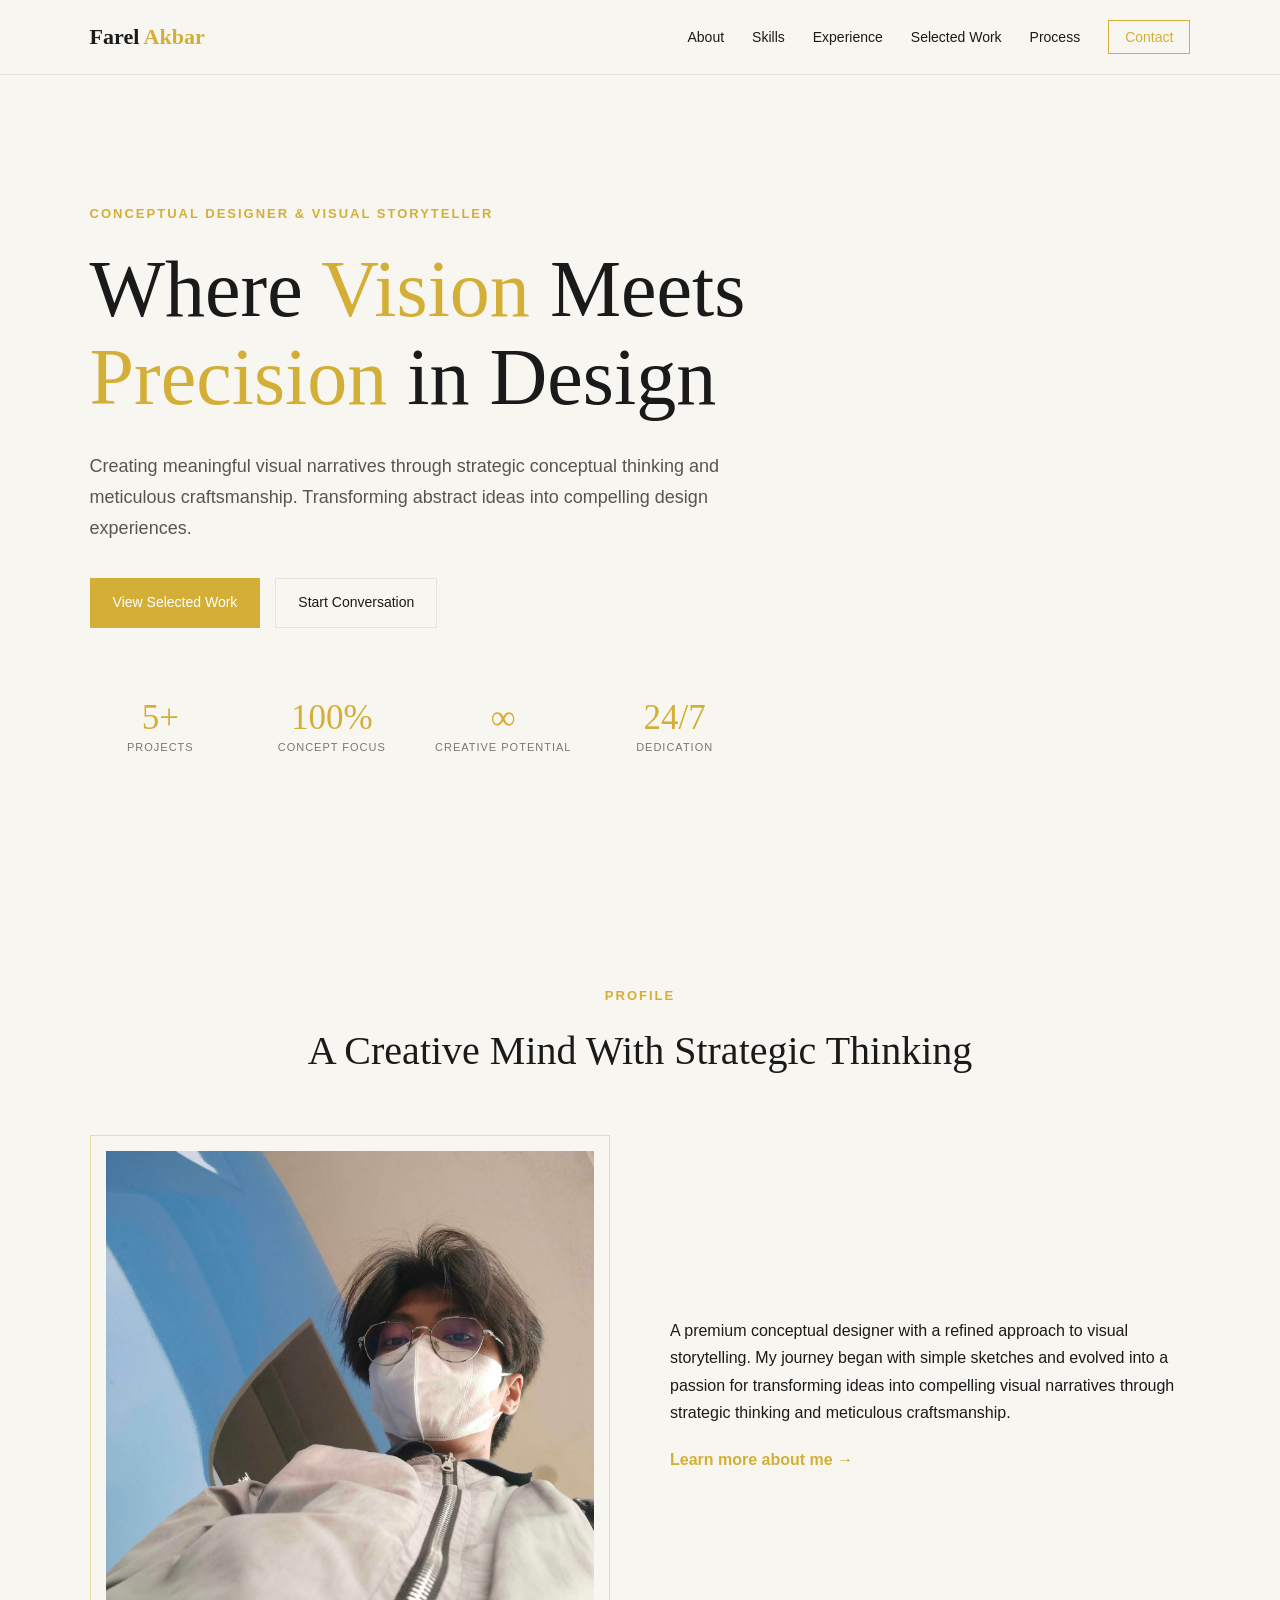
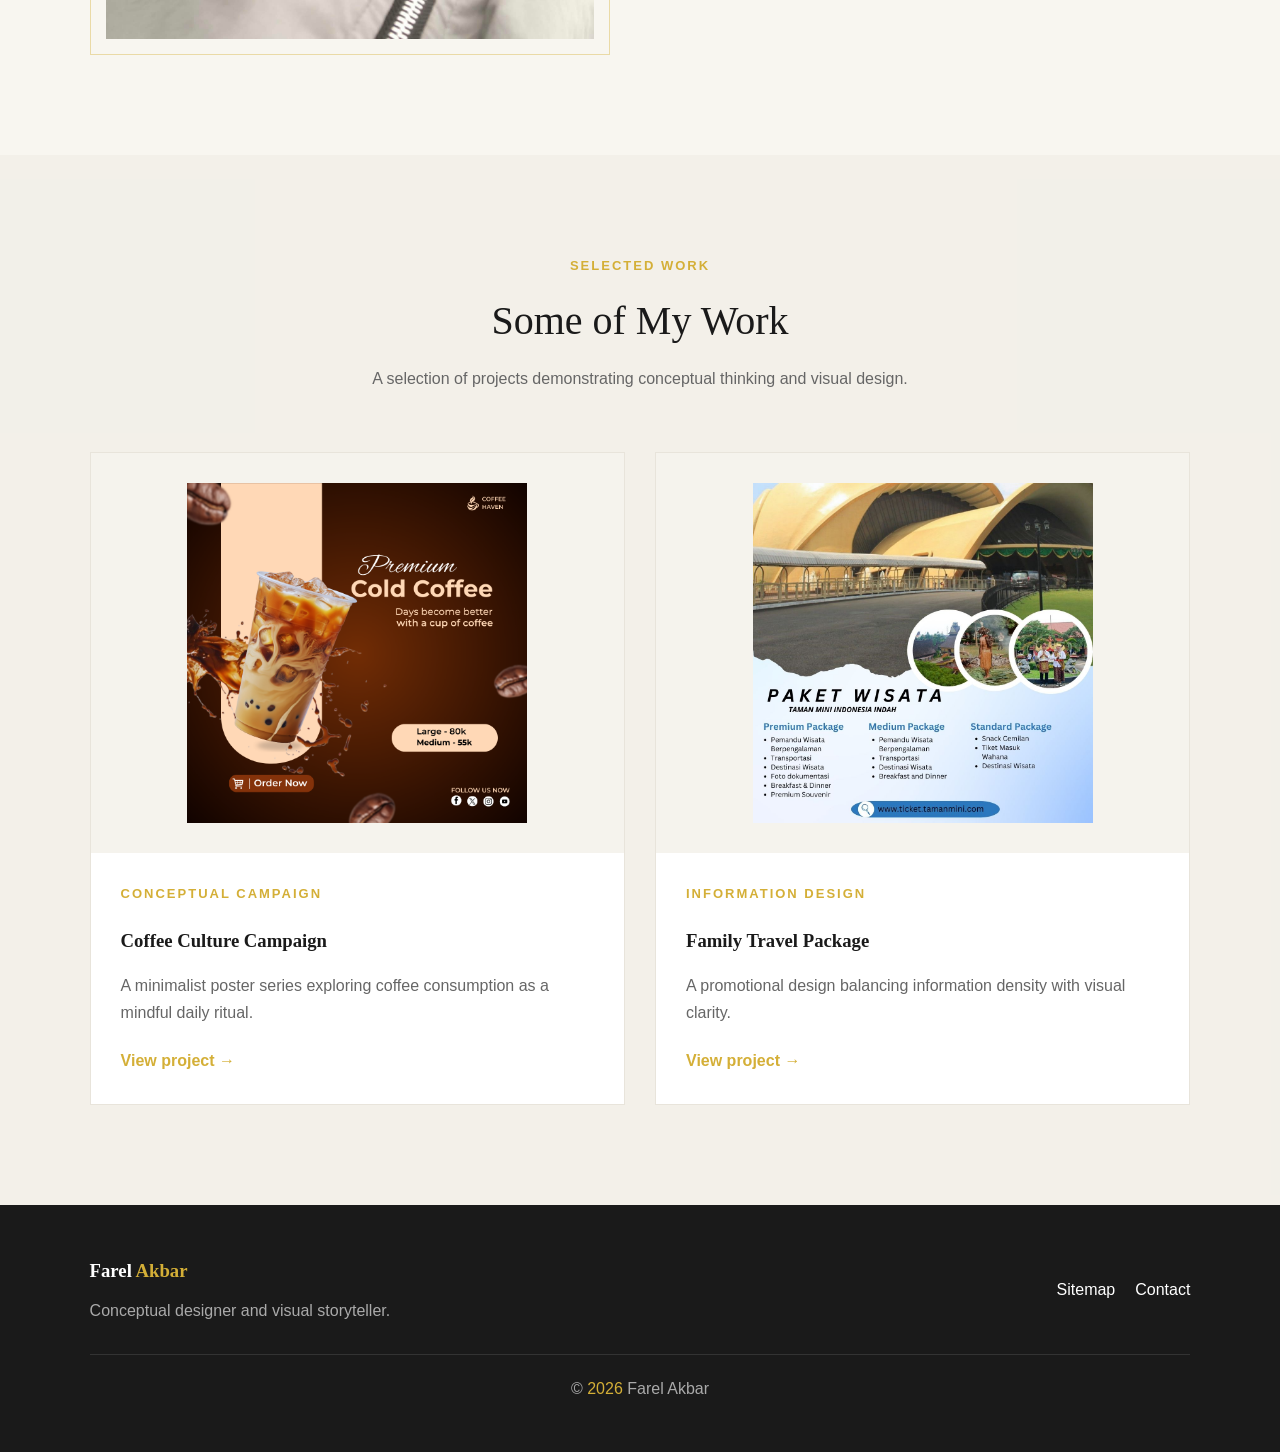
<file: index.html>
<!DOCTYPE html>
<html lang="en">

<head>
    <meta charset="UTF-8">
    <meta name="viewport" content="width=device-width, initial-scale=1.0">

    <title>Farel Akbar | Portfolio</title>

    <link rel="stylesheet" href="css/style.css">
</head>

<body>

 

    <header>
        <nav class="navbar">

            <a href="index.html" class="logo">
                Farel <span>Akbar</span>
            </a>

            <button id="menuButton" class="menu-button">
                ☰
            </button>

            <ul id="navMenu" class="nav-menu">
                <li><a href="pages/about.html">About</a></li>
                <li><a href="pages/skills.html">Skills</a></li>
                <li><a href="pages/experience.html">Experience</a></li>
                <li><a href="pages/works.html">Selected Work</a></li>
                <li><a href="pages/process.html">Process</a></li>
                <li><a href="pages/contact.html" class="nav-contact">Contact</a></li>
            </ul>

        </nav>
    </header>


    

    <main>

        <section class="hero">

            <div class="hero-content">

                <p class="eyebrow">
                    CONCEPTUAL DESIGNER & VISUAL STORYTELLER
                </p>

                <h1>
                    Where <span>Vision</span> Meets
                    <br>
                    <span>Precision</span> in Design
                </h1>

                <p class="hero-description">
                    Creating meaningful visual narratives through strategic
                    conceptual thinking and meticulous craftsmanship.
                    Transforming abstract ideas into compelling design experiences.
                </p>

                <div class="button-group">

                    <a href="pages/works.html" class="button primary-button">
                        View Selected Work
                    </a>

                    <a href="pages/contact.html" class="button secondary-button">
                        Start Conversation
                    </a>

                </div>

                <div class="stats">

                    <div>
                        <strong>5+</strong>
                        <p>PROJECTS</p>
                    </div>

                    <div>
                        <strong>100%</strong>
                        <p>CONCEPT FOCUS</p>
                    </div>

                    <div>
                        <strong>∞</strong>
                        <p>CREATIVE POTENTIAL</p>
                    </div>

                    <div>
                        <strong>24/7</strong>
                        <p>DEDICATION</p>
                    </div>

                </div>

            </div>

        </section>


       

        <section class="section">

            <div class="section-heading">
                <p class="eyebrow">PROFILE</p>
                <h2>A Creative Mind With Strategic Thinking</h2>
            </div>

            <div class="intro-grid">

                <div class="profile-image">
                    <img src="images/profile/profil.jpeg"
                         alt="Farel Akbar">
                </div>

                <div>

                    <p>
                        A premium conceptual designer with a refined approach
                        to visual storytelling. My journey began with simple
                        sketches and evolved into a passion for transforming
                        ideas into compelling visual narratives through
                        strategic thinking and meticulous craftsmanship.
                    </p>

                    <a href="pages/about.html" class="text-link">
                        Learn more about me →
                    </a>

                </div>

            </div>

        </section>




        <section class="section light-section">

            <div class="section-heading">

                <p class="eyebrow">SELECTED WORK</p>

                <h2>Some of My Work</h2>

                <p>
                    A selection of projects demonstrating conceptual thinking
                    and visual design.
                </p>

            </div>

            <div class="project-grid">

                <article class="project-card">

                    <img src="images/1_posterkopi.png"
                         alt="Coffee Culture Campaign">

                    <div class="project-content">

                        <p class="project-type">CONCEPTUAL CAMPAIGN</p>

                        <h3>Coffee Culture Campaign</h3>

                        <p>
                            A minimalist poster series exploring coffee
                            consumption as a mindful daily ritual.
                        </p>

                        <a href="pages/works.html" class="text-link">
                            View project →
                        </a>

                    </div>

                </article>


                <article class="project-card">

                    <img src="images/2_posterpaketwisata.png"
                         alt="Family Travel Package">

                    <div class="project-content">

                        <p class="project-type">INFORMATION DESIGN</p>

                        <h3>Family Travel Package</h3>

                        <p>
                            A promotional design balancing information density
                            with visual clarity.
                        </p>

                        <a href="pages/works.html" class="text-link">
                            View project →
                        </a>

                    </div>

                </article>

            </div>

        </section>

    </main>


    

    <footer>

        <div>
            <h3>Farel <span>Akbar</span></h3>

            <p>
                Conceptual designer and visual storyteller.
            </p>
        </div>

        <div class="footer-links">

            <a href="pages/sitemap.html">Sitemap</a>
            <a href="pages/contact.html">Contact</a>

        </div>

        <p class="copyright">
            © <span class="current-year"></span> Farel Akbar
        </p>

    </footer>


    <script src="js/script.js"></script>

</body>

</html>
</file>
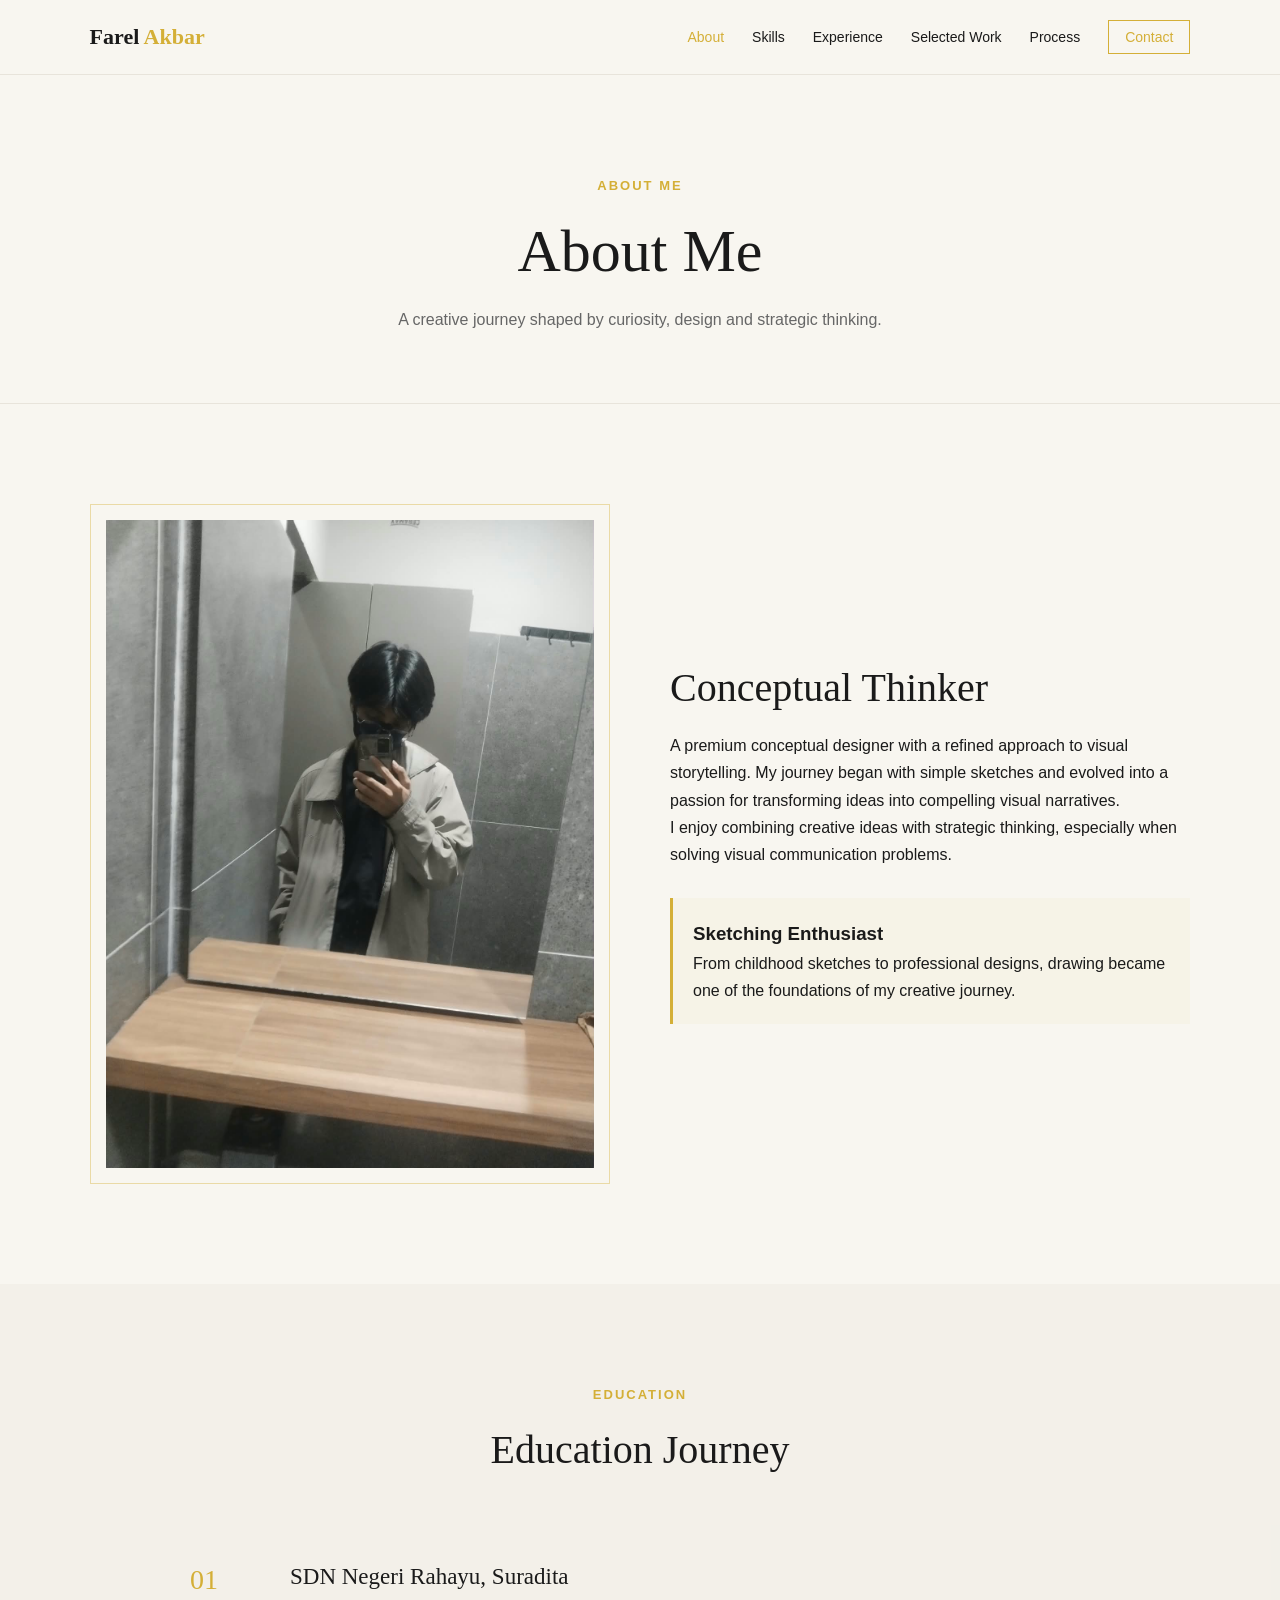
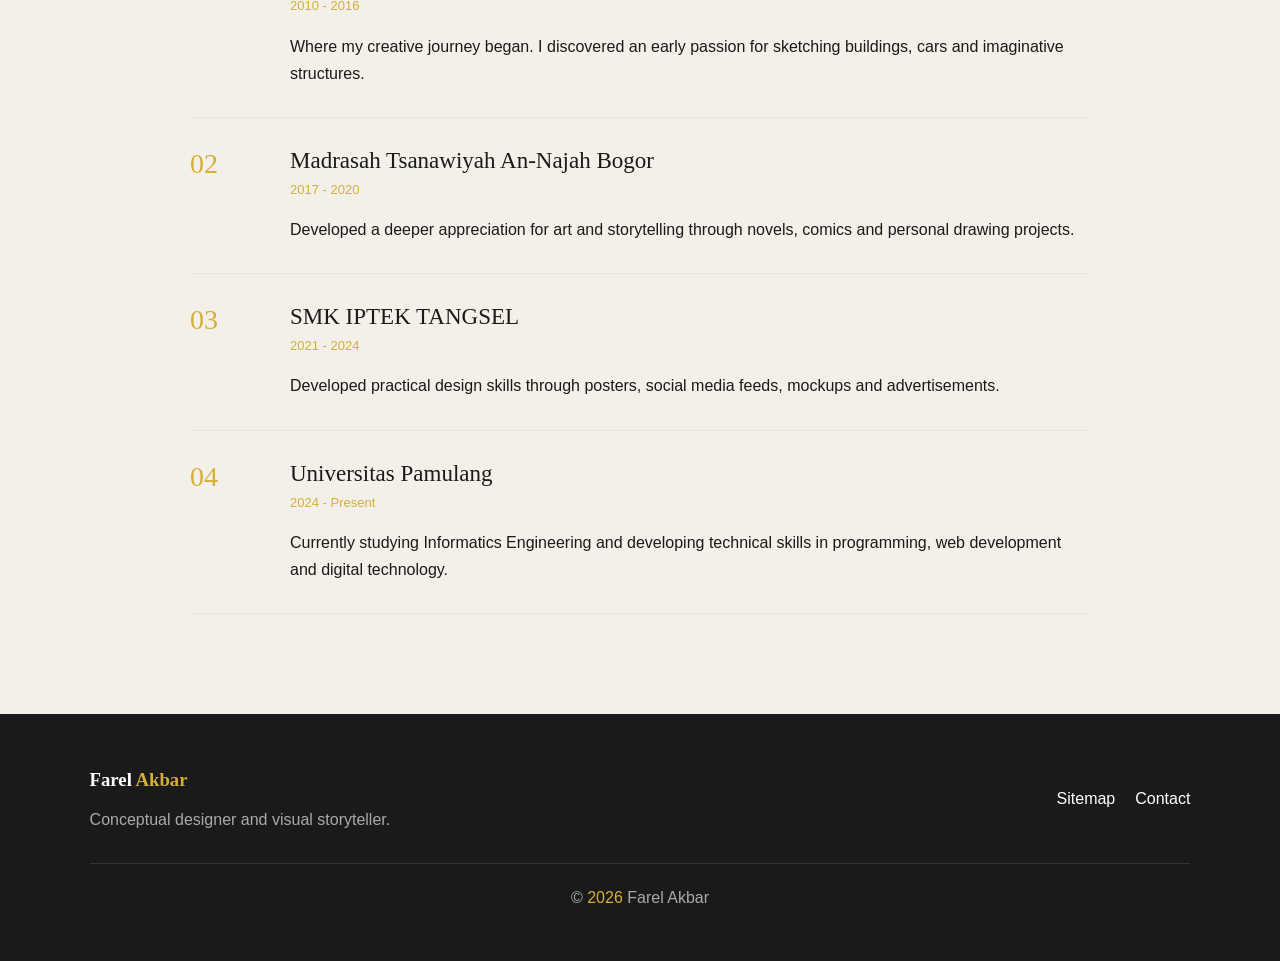
<file: pages/about.html>
<!DOCTYPE html>
<html lang="en">

<head>
    <meta charset="UTF-8">
    <meta name="viewport" content="width=device-width, initial-scale=1.0">

    <title>About | Farel Akbar</title>

    <link rel="stylesheet" href="../css/style.css">
</head>

<body>

   

    <header>
        <nav class="navbar">

            <a href="../index.html" class="logo">
                Farel <span>Akbar</span>
            </a>

            <button id="menuButton" class="menu-button">
                ☰
            </button>

            <ul id="navMenu" class="nav-menu">
                <li><a href="about.html" class="active">About</a></li>
                <li><a href="skills.html">Skills</a></li>
                <li><a href="experience.html">Experience</a></li>
                <li><a href="works.html">Selected Work</a></li>
                <li><a href="process.html">Process</a></li>
                <li><a href="contact.html" class="nav-contact">Contact</a></li>
            </ul>

        </nav>
    </header>


    <main>

        <section class="page-header">

            <p class="eyebrow">ABOUT ME</p>

            <h1>About Me</h1>

            <p>
                A creative journey shaped by curiosity, design and
                strategic thinking.
            </p>

        </section>


        <section class="section">

            <div class="about-grid">

                <div class="profile-image">
                    <img src="../images/profile/profil1.jpeg"
                         alt="Farel Akbar">
                </div>

                <div>

                    <h2>Conceptual Thinker</h2>

                    <p>
                        A premium conceptual designer with a refined approach
                        to visual storytelling. My journey began with simple
                        sketches and evolved into a passion for transforming
                        ideas into compelling visual narratives.
                    </p>

                    <p>
                        I enjoy combining creative ideas with strategic
                        thinking, especially when solving visual communication
                        problems.
                    </p>

                    <div class="feature-box">

                        <h3>Sketching Enthusiast</h3>

                        <p>
                            From childhood sketches to professional designs,
                            drawing became one of the foundations of my
                            creative journey.
                        </p>

                    </div>

                </div>

            </div>

        </section>


       

        <section class="section light-section">

            <div class="section-heading">

                <p class="eyebrow">EDUCATION</p>

                <h2>Education Journey</h2>

            </div>


            <div class="timeline">

                <article class="timeline-item">

                    <span class="timeline-number">01</span>

                    <div>
                        <h3>SDN Negeri Rahayu, Suradita</h3>
                        <p class="date">2010 - 2016</p>

                        <p>
                            Where my creative journey began. I discovered
                            an early passion for sketching buildings,
                            cars and imaginative structures.
                        </p>
                    </div>

                </article>


                <article class="timeline-item">

                    <span class="timeline-number">02</span>

                    <div>
                        <h3>Madrasah Tsanawiyah An-Najah Bogor</h3>
                        <p class="date">2017 - 2020</p>

                        <p>
                            Developed a deeper appreciation for art and
                            storytelling through novels, comics and
                            personal drawing projects.
                        </p>
                    </div>

                </article>


                <article class="timeline-item">

                    <span class="timeline-number">03</span>

                    <div>
                        <h3>SMK IPTEK TANGSEL</h3>
                        <p class="date">2021 - 2024</p>

                        <p>
                            Developed practical design skills through
                            posters, social media feeds, mockups and
                            advertisements.
                        </p>
                    </div>

                </article>


                <article class="timeline-item">

                    <span class="timeline-number">04</span>

                    <div>
                        <h3>Universitas Pamulang</h3>
                        <p class="date">2024 - Present</p>

                        <p>
                            Currently studying Informatics Engineering and
                            developing technical skills in programming,
                            web development and digital technology.
                        </p>
                    </div>

                </article>

            </div>

        </section>

    </main>


    <footer>

        <div>
            <h3>Farel <span>Akbar</span></h3>
            <p>Conceptual designer and visual storyteller.</p>
        </div>

        <div class="footer-links">
            <a href="sitemap.html">Sitemap</a>
            <a href="contact.html">Contact</a>
        </div>

        <p class="copyright">
            © <span class="current-year"></span> Farel Akbar
        </p>

    </footer>


    <script src="../js/script.js"></script>

</body>

</html>
</file>
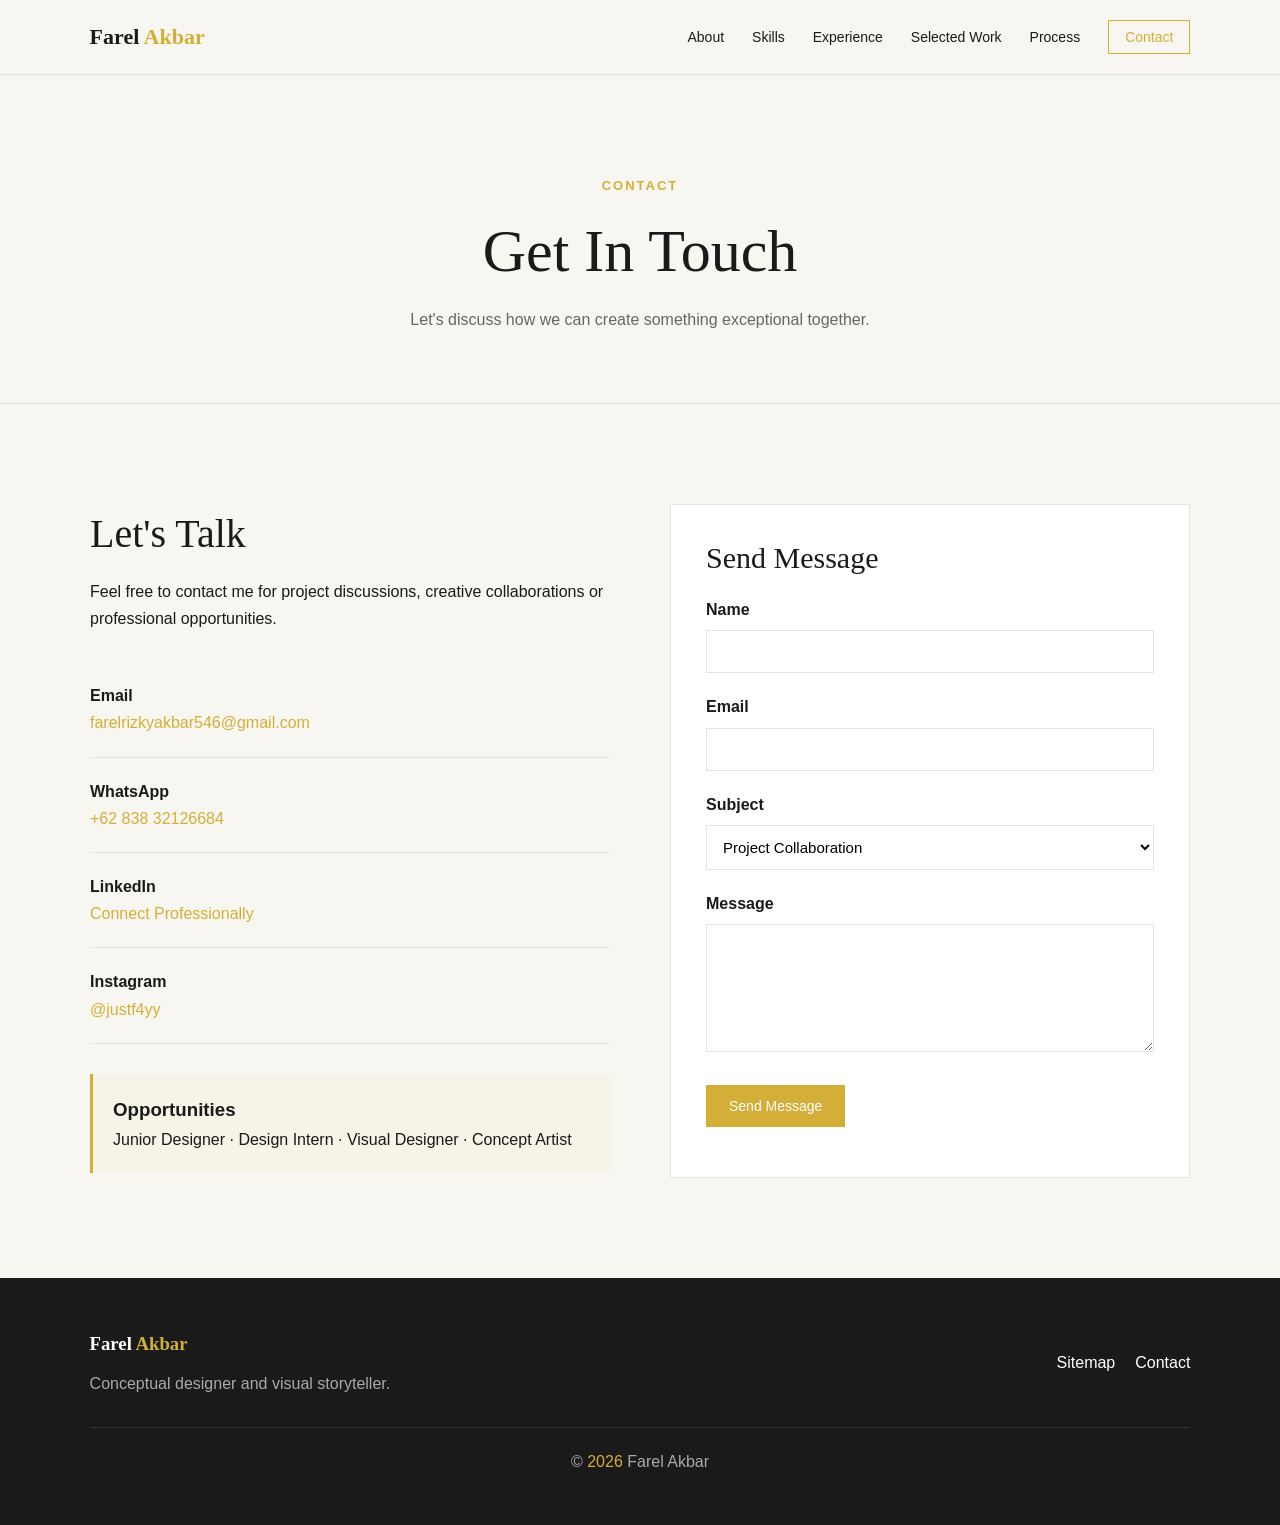
<file: pages/contact.html>
<!DOCTYPE html>
<html lang="en">

<head>

    <meta charset="UTF-8">
    <meta name="viewport" content="width=device-width, initial-scale=1.0">

    <title>Contact | Farel Akbar</title>

    <link rel="stylesheet" href="../css/style.css">

</head>

<body>

    <header>

        <nav class="navbar">

            <a href="../index.html" class="logo">
                Farel <span>Akbar</span>
            </a>

            <button id="menuButton" class="menu-button">☰</button>

            <ul id="navMenu" class="nav-menu">

                <li><a href="about.html">About</a></li>
                <li><a href="skills.html">Skills</a></li>
                <li><a href="experience.html">Experience</a></li>
                <li><a href="works.html">Selected Work</a></li>
                <li><a href="process.html">Process</a></li>
                <li><a href="contact.html" class="active nav-contact">Contact</a></li>

            </ul>

        </nav>

    </header>


    <main>

        <section class="page-header">

            <p class="eyebrow">CONTACT</p>

            <h1>Get In Touch</h1>

            <p>
                Let's discuss how we can create something exceptional together.
            </p>

        </section>


        <section class="section">

            <div class="contact-grid">


             
                <div>

                    <h2>Let's Talk</h2>

                    <p>
                        Feel free to contact me for project discussions,
                        creative collaborations or professional opportunities.
                    </p>


                    <div class="contact-list">

                        <a href="mailto:farelrizkyakbar546@gmail.com">
                            <strong>Email</strong>
                            <span>farelrizkyakbar546@gmail.com</span>
                        </a>

                        <a href="https://wa.me/6283832126684"
                           target="_blank">

                            <strong>WhatsApp</strong>
                            <span>+62 838 32126684</span>

                        </a>

                        <a href="https://www.linkedin.com/in/farel-akbar-527560332"
                           target="_blank">

                            <strong>LinkedIn</strong>
                            <span>Connect Professionally</span>

                        </a>

                        <a href="https://www.instagram.com/justf4yy"
                           target="_blank">

                            <strong>Instagram</strong>
                            <span>@justf4yy</span>

                        </a>

                    </div>


                    <div class="opportunities">

                        <h3>Opportunities</h3>

                        <p>
                            Junior Designer · Design Intern · Visual Designer ·
                            Concept Artist
                        </p>

                    </div>

                </div>


                

                <div class="form-box">

                    <h2>Send Message</h2>

                    <form id="contactForm">

                        <label for="name">Name</label>

                        <input type="text"
                               id="name"
                               name="name"
                               required>


                        <label for="email">Email</label>

                        <input type="email"
                               id="email"
                               name="email"
                               required>


                        <label for="subject">Subject</label>

                        <select id="subject" name="subject">

                            <option>Project Collaboration</option>
                            <option>Job Opportunity</option>
                            <option>Freelance Work</option>
                            <option>Design Consultation</option>
                            <option>General Inquiry</option>

                        </select>


                        <label for="message">Message</label>

                        <textarea id="message"
                                  name="message"
                                  rows="6"
                                  required></textarea>


                        <button type="submit"
                                class="button primary-button">

                            Send Message

                        </button>

                    </form>

                    <p id="formMessage" class="form-message"></p>

                </div>

            </div>

        </section>

    </main>


    <footer>

        <div>
            <h3>Farel <span>Akbar</span></h3>
            <p>Conceptual designer and visual storyteller.</p>
        </div>

        <div class="footer-links">
            <a href="sitemap.html">Sitemap</a>
            <a href="contact.html">Contact</a>
        </div>

        <p class="copyright">
            © <span class="current-year"></span> Farel Akbar
        </p>

    </footer>


    <script src="../js/script.js"></script>

</body>

</html>
</file>
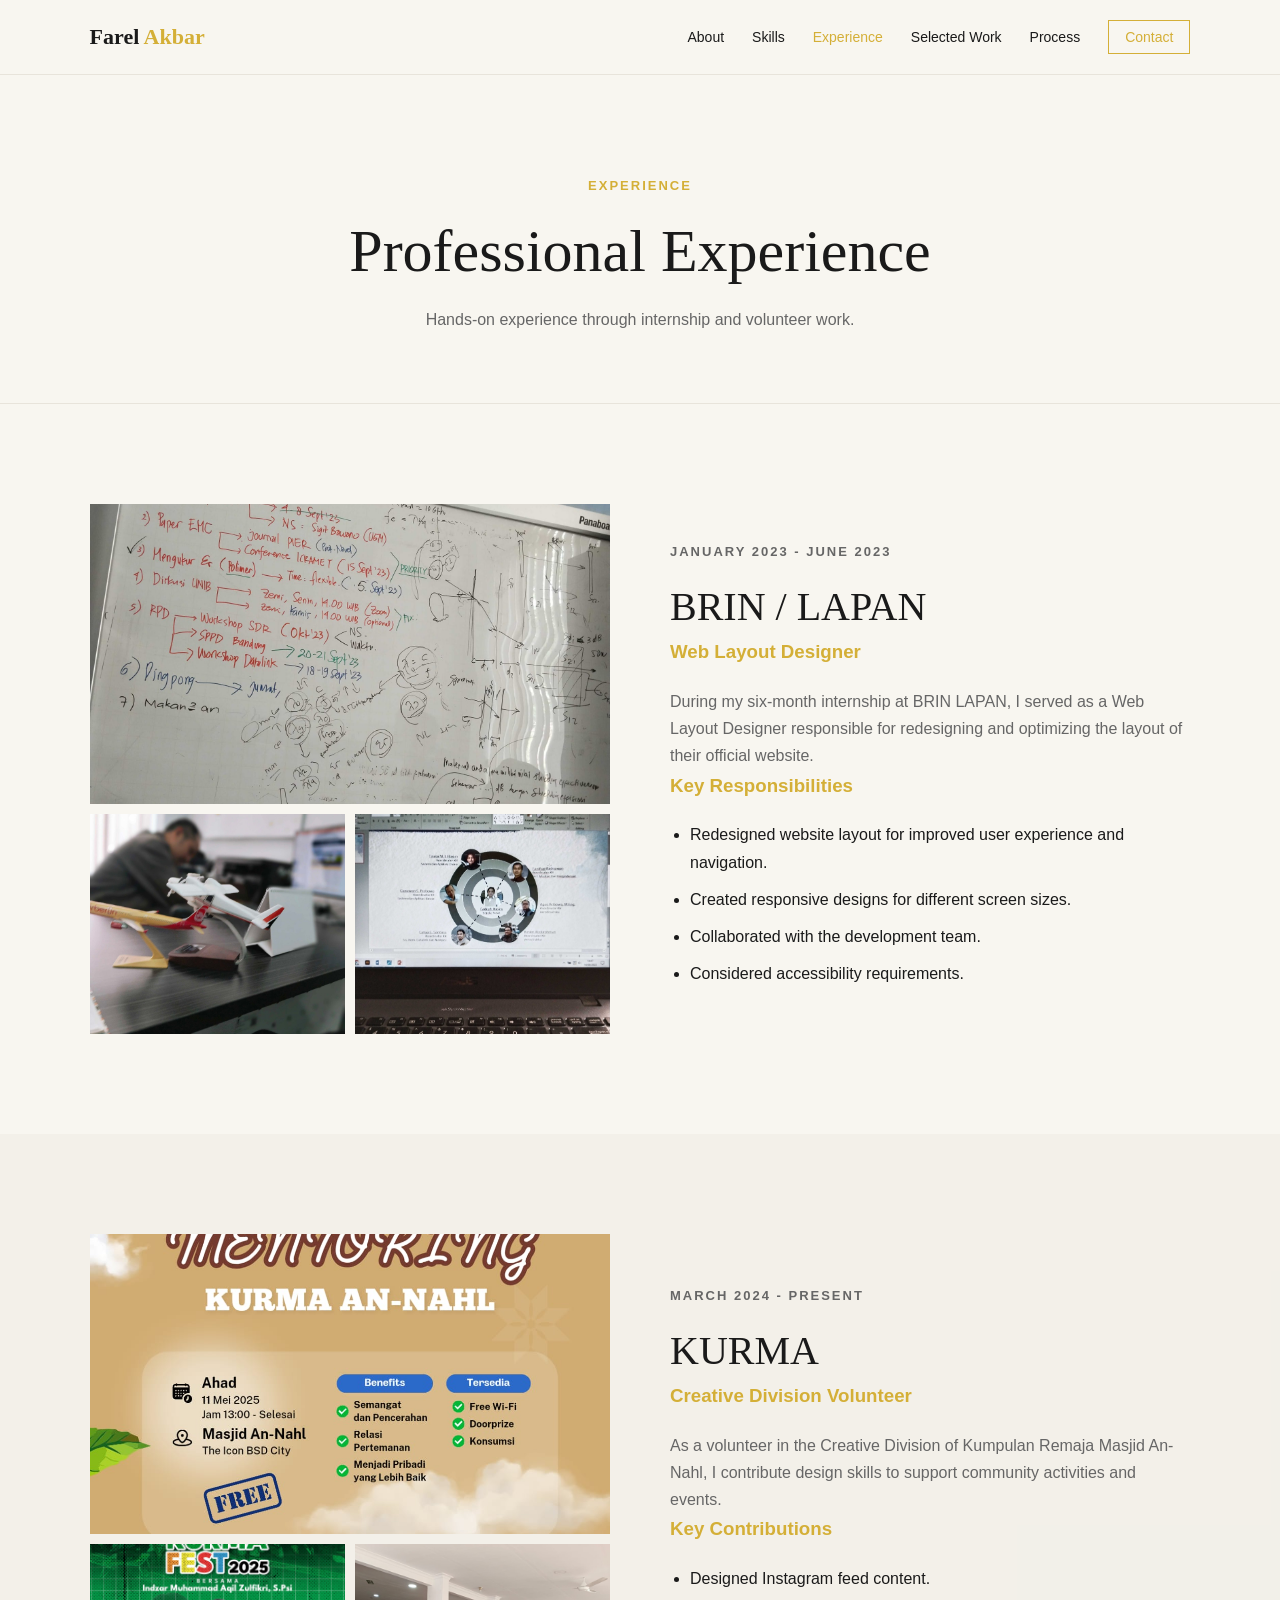
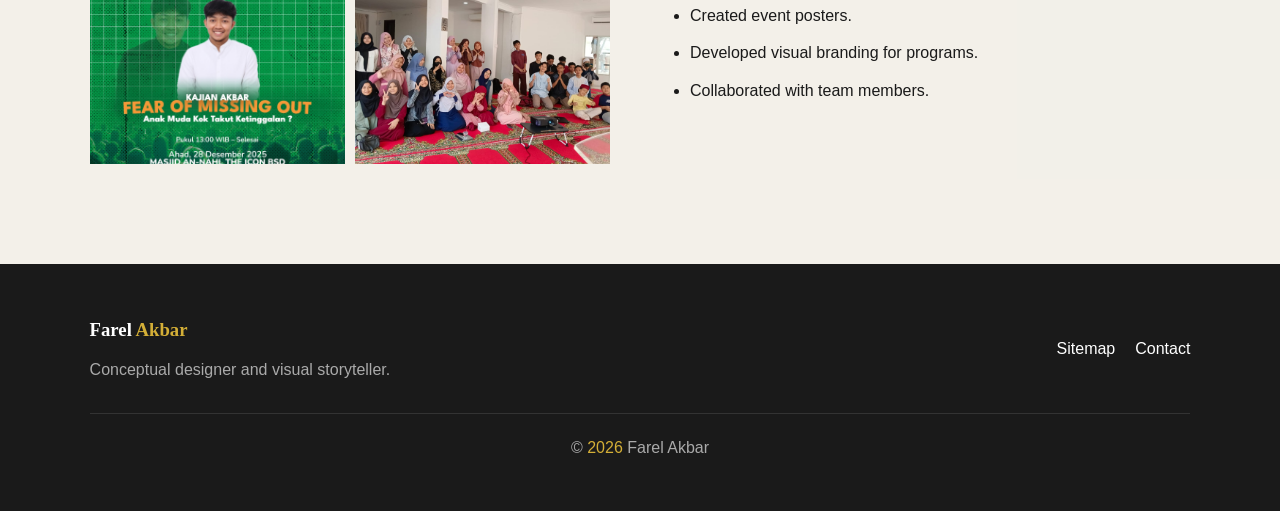
<file: pages/experience.html>
<!DOCTYPE html>
<html lang="en">

<head>

    <meta charset="UTF-8">
    <meta name="viewport" content="width=device-width, initial-scale=1.0">

    <title>Experience | Farel Akbar</title>

    <link rel="stylesheet" href="../css/style.css">

</head>

<body>

    <header>

        <nav class="navbar">

            <a href="../index.html" class="logo">
                Farel <span>Akbar</span>
            </a>

            <button id="menuButton" class="menu-button">☰</button>

            <ul id="navMenu" class="nav-menu">

                <li><a href="about.html">About</a></li>
                <li><a href="skills.html">Skills</a></li>
                <li><a href="experience.html" class="active">Experience</a></li>
                <li><a href="works.html">Selected Work</a></li>
                <li><a href="process.html">Process</a></li>
                <li><a href="contact.html" class="nav-contact">Contact</a></li>

            </ul>

        </nav>

    </header>


    <main>

        <section class="page-header">

            <p class="eyebrow">EXPERIENCE</p>

            <h1>Professional Experience</h1>

            <p>
                Hands-on experience through internship and volunteer work.
            </p>

        </section>


        

        <section class="section">

            <div class="experience">

                <div>

                    <div class="gallery">

                        <img src="../images/works/brin_1.jpeg"
                             alt="BRIN documentation 1">

                        <img src="../images/works/brin_2.jpeg"
                             alt="BRIN documentation 2">

                        <img src="../images/works/brin_3.jpeg"
                             alt="BRIN documentation 3">

                    </div>

                </div>


                <div>

                    <p class="eyebrow">JANUARY 2023 - JUNE 2023</p>

                    <h2>BRIN / LAPAN</h2>

                    <h3>Web Layout Designer</h3>

                    <p>
                        During my six-month internship at BRIN LAPAN,
                        I served as a Web Layout Designer responsible
                        for redesigning and optimizing the layout of
                        their official website.
                    </p>

                    <h3>Key Responsibilities</h3>

                    <ul class="check-list">

                        <li>
                            Redesigned website layout for improved
                            user experience and navigation.
                        </li>

                        <li>
                            Created responsive designs for different
                            screen sizes.
                        </li>

                        <li>
                            Collaborated with the development team.
                        </li>

                        <li>
                            Considered accessibility requirements.
                        </li>

                    </ul>

                </div>

            </div>

        </section>


        

        <section class="section light-section">

            <div class="experience">

                <div>

                    <div class="gallery">

                        <img src="../images/works/kurma_1.jpg"
                             alt="KURMA creative work 1">

                        <img src="../images/works/kurma_2.jpg"
                             alt="KURMA creative work 2">

                        <img src="../images/works/kurma_3.jpg"
                             alt="KURMA creative work 3">

                    </div>

                </div>


                <div>

                    <p class="eyebrow">MARCH 2024 - PRESENT</p>

                    <h2>KURMA</h2>

                    <h3>Creative Division Volunteer</h3>

                    <p>
                        As a volunteer in the Creative Division of
                        Kumpulan Remaja Masjid An-Nahl, I contribute
                        design skills to support community activities
                        and events.
                    </p>

                    <h3>Key Contributions</h3>

                    <ul class="check-list">

                        <li>
                            Designed Instagram feed content.
                        </li>

                        <li>
                            Created event posters.
                        </li>

                        <li>
                            Developed visual branding for programs.
                        </li>

                        <li>
                            Collaborated with team members.
                        </li>

                    </ul>

                </div>

            </div>

        </section>

    </main>


    <footer>

        <div>
            <h3>Farel <span>Akbar</span></h3>
            <p>Conceptual designer and visual storyteller.</p>
        </div>

        <div class="footer-links">
            <a href="sitemap.html">Sitemap</a>
            <a href="contact.html">Contact</a>
        </div>

        <p class="copyright">
            © <span class="current-year"></span> Farel Akbar
        </p>

    </footer>


    <script src="../js/script.js"></script>

</body>

</html>
</file>
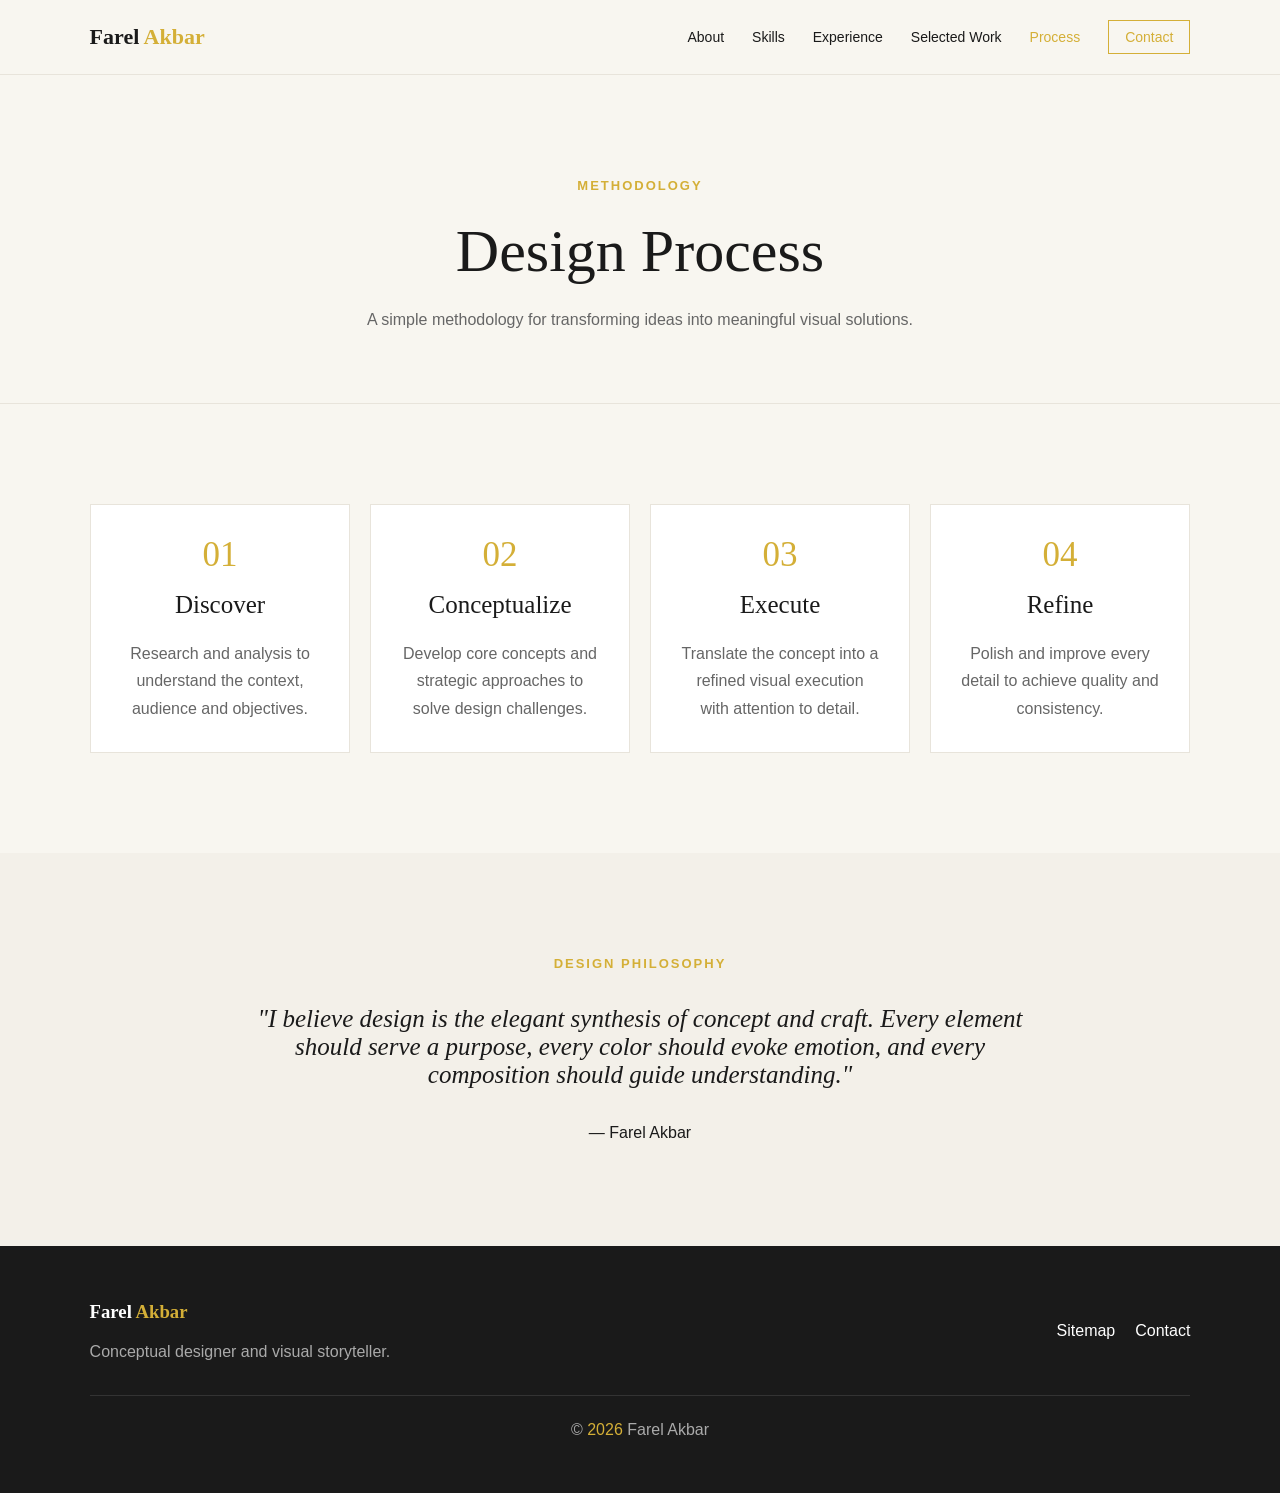
<file: pages/process.html>
<!DOCTYPE html>
<html lang="en">

<head>

    <meta charset="UTF-8">
    <meta name="viewport" content="width=device-width, initial-scale=1.0">

    <title>Process | Farel Akbar</title>

    <link rel="stylesheet" href="../css/style.css">

</head>

<body>

    <header>

        <nav class="navbar">

            <a href="../index.html" class="logo">
                Farel <span>Akbar</span>
            </a>

            <button id="menuButton" class="menu-button">☰</button>

            <ul id="navMenu" class="nav-menu">

                <li><a href="about.html">About</a></li>
                <li><a href="skills.html">Skills</a></li>
                <li><a href="experience.html">Experience</a></li>
                <li><a href="works.html">Selected Work</a></li>
                <li><a href="process.html" class="active">Process</a></li>
                <li><a href="contact.html" class="nav-contact">Contact</a></li>

            </ul>

        </nav>

    </header>


    <main>

        <section class="page-header">

            <p class="eyebrow">METHODOLOGY</p>

            <h1>Design Process</h1>

            <p>
                A simple methodology for transforming ideas into
                meaningful visual solutions.
            </p>

        </section>


        <section class="section">

            <div class="process-grid">


                <article class="process-card">

                    <span>01</span>

                    <h2>Discover</h2>

                    <p>
                        Research and analysis to understand the context,
                        audience and objectives.
                    </p>

                </article>


                <article class="process-card">

                    <span>02</span>

                    <h2>Conceptualize</h2>

                    <p>
                        Develop core concepts and strategic approaches
                        to solve design challenges.
                    </p>

                </article>


                <article class="process-card">

                    <span>03</span>

                    <h2>Execute</h2>

                    <p>
                        Translate the concept into a refined visual
                        execution with attention to detail.
                    </p>

                </article>


                <article class="process-card">

                    <span>04</span>

                    <h2>Refine</h2>

                    <p>
                        Polish and improve every detail to achieve
                        quality and consistency.
                    </p>

                </article>


            </div>

        </section>


        <section class="section light-section">

            <div class="quote-box">

                <p class="eyebrow">DESIGN PHILOSOPHY</p>

                <blockquote>
                    "I believe design is the elegant synthesis of concept
                    and craft. Every element should serve a purpose,
                    every color should evoke emotion, and every composition
                    should guide understanding."
                </blockquote>

                <p>
                    — Farel Akbar
                </p>

            </div>

        </section>

    </main>


    <footer>

        <div>
            <h3>Farel <span>Akbar</span></h3>
            <p>Conceptual designer and visual storyteller.</p>
        </div>

        <div class="footer-links">
            <a href="sitemap.html">Sitemap</a>
            <a href="contact.html">Contact</a>
        </div>

        <p class="copyright">
            © <span class="current-year"></span> Farel Akbar
        </p>

    </footer>


    <script src="../js/script.js"></script>

</body>

</html>
</file>
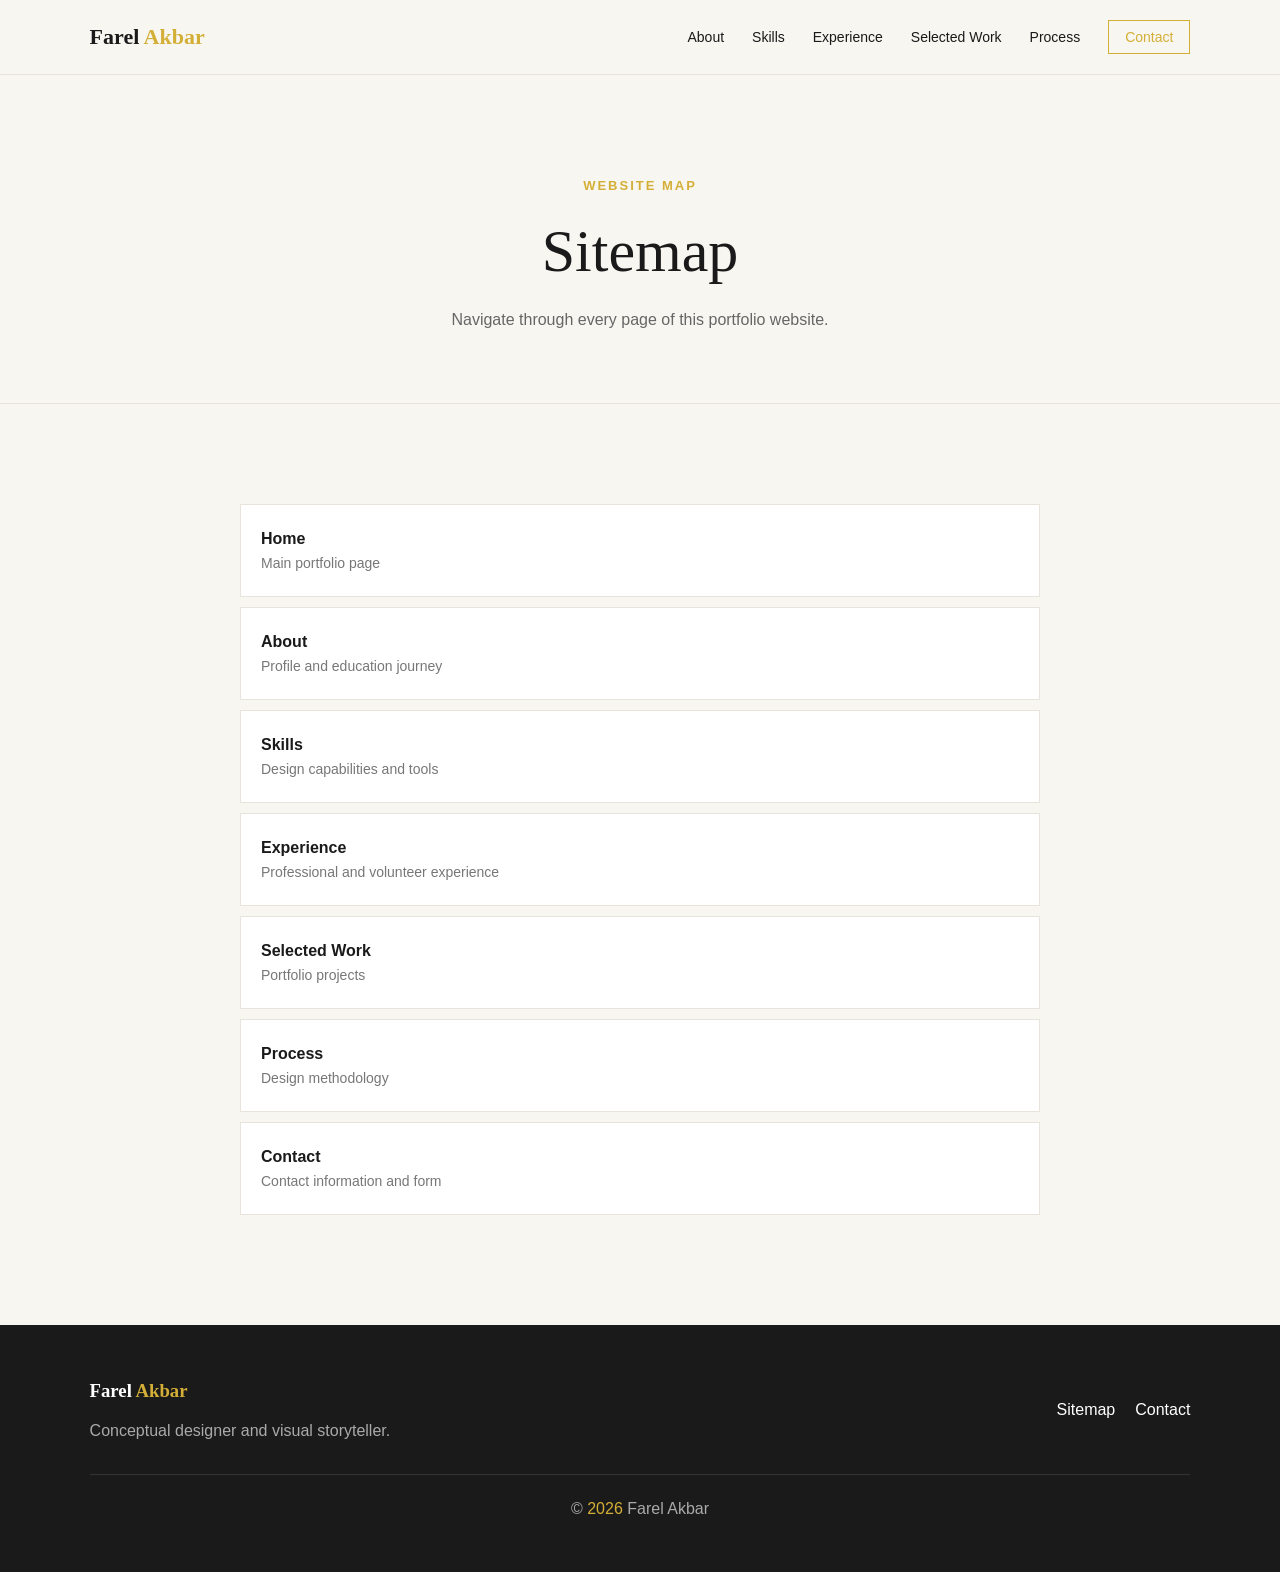
<file: pages/sitemap.html>
<!DOCTYPE html>
<html lang="en">

<head>

    <meta charset="UTF-8">
    <meta name="viewport" content="width=device-width, initial-scale=1.0">

    <title>Sitemap | Farel Akbar</title>

    <link rel="stylesheet" href="../css/style.css">

</head>

<body>

    <header>

        <nav class="navbar">

            <a href="../index.html" class="logo">
                Farel <span>Akbar</span>
            </a>

            <button id="menuButton" class="menu-button">☰</button>

            <ul id="navMenu" class="nav-menu">

                <li><a href="about.html">About</a></li>
                <li><a href="skills.html">Skills</a></li>
                <li><a href="experience.html">Experience</a></li>
                <li><a href="works.html">Selected Work</a></li>
                <li><a href="process.html">Process</a></li>
                <li><a href="contact.html" class="nav-contact">Contact</a></li>

            </ul>

        </nav>

    </header>


    <main>

        <section class="page-header">

            <p class="eyebrow">WEBSITE MAP</p>

            <h1>Sitemap</h1>

            <p>
                Navigate through every page of this portfolio website.
            </p>

        </section>


        <section class="section">

            <div class="sitemap">

                <a href="../index.html">
                    <strong>Home</strong>
                    <span>Main portfolio page</span>
                </a>

                <a href="about.html">
                    <strong>About</strong>
                    <span>Profile and education journey</span>
                </a>

                <a href="skills.html">
                    <strong>Skills</strong>
                    <span>Design capabilities and tools</span>
                </a>

                <a href="experience.html">
                    <strong>Experience</strong>
                    <span>Professional and volunteer experience</span>
                </a>

                <a href="works.html">
                    <strong>Selected Work</strong>
                    <span>Portfolio projects</span>
                </a>

                <a href="process.html">
                    <strong>Process</strong>
                    <span>Design methodology</span>
                </a>

                <a href="contact.html">
                    <strong>Contact</strong>
                    <span>Contact information and form</span>
                </a>

            </div>

        </section>

    </main>


    <footer>

        <div>
            <h3>Farel <span>Akbar</span></h3>
            <p>Conceptual designer and visual storyteller.</p>
        </div>

        <div class="footer-links">
            <a href="sitemap.html">Sitemap</a>
            <a href="contact.html">Contact</a>
        </div>

        <p class="copyright">
            © <span class="current-year"></span> Farel Akbar
        </p>

    </footer>


    <script src="../js/script.js"></script>

</body>

</html>
</file>
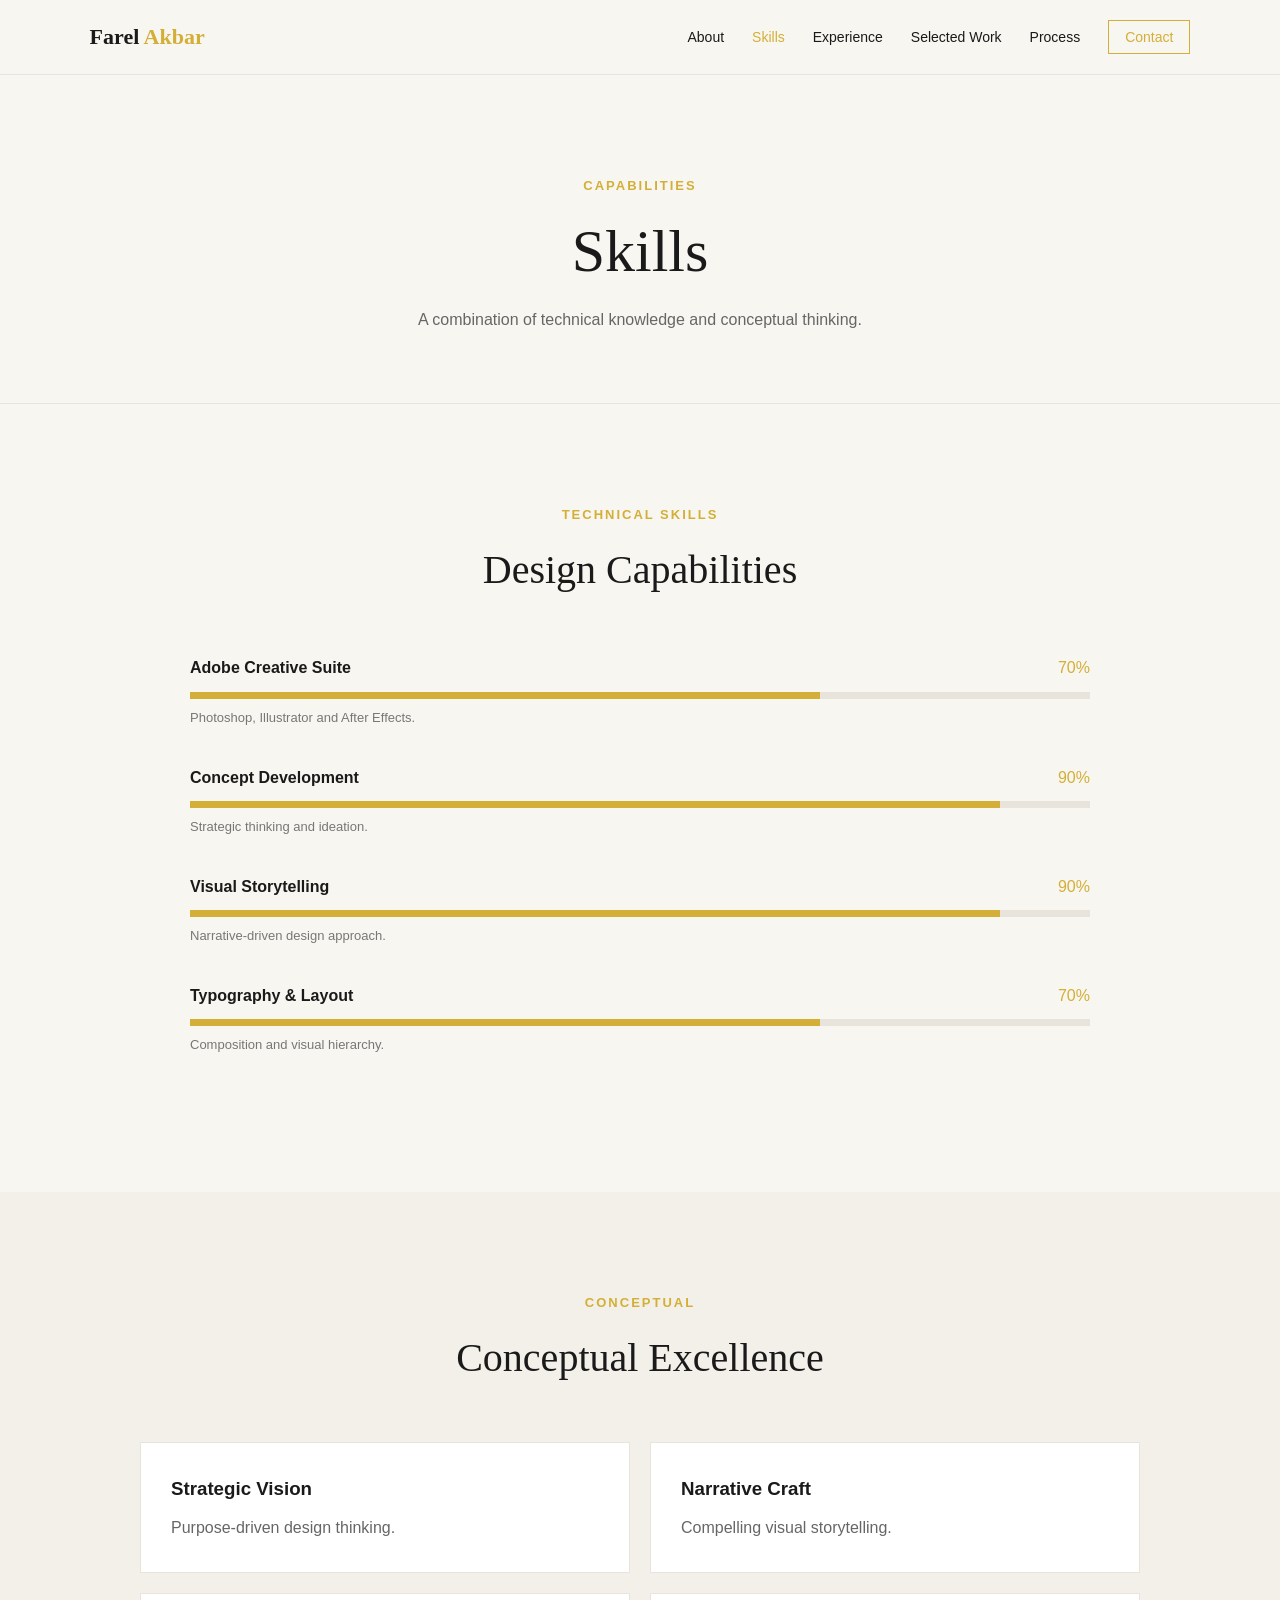
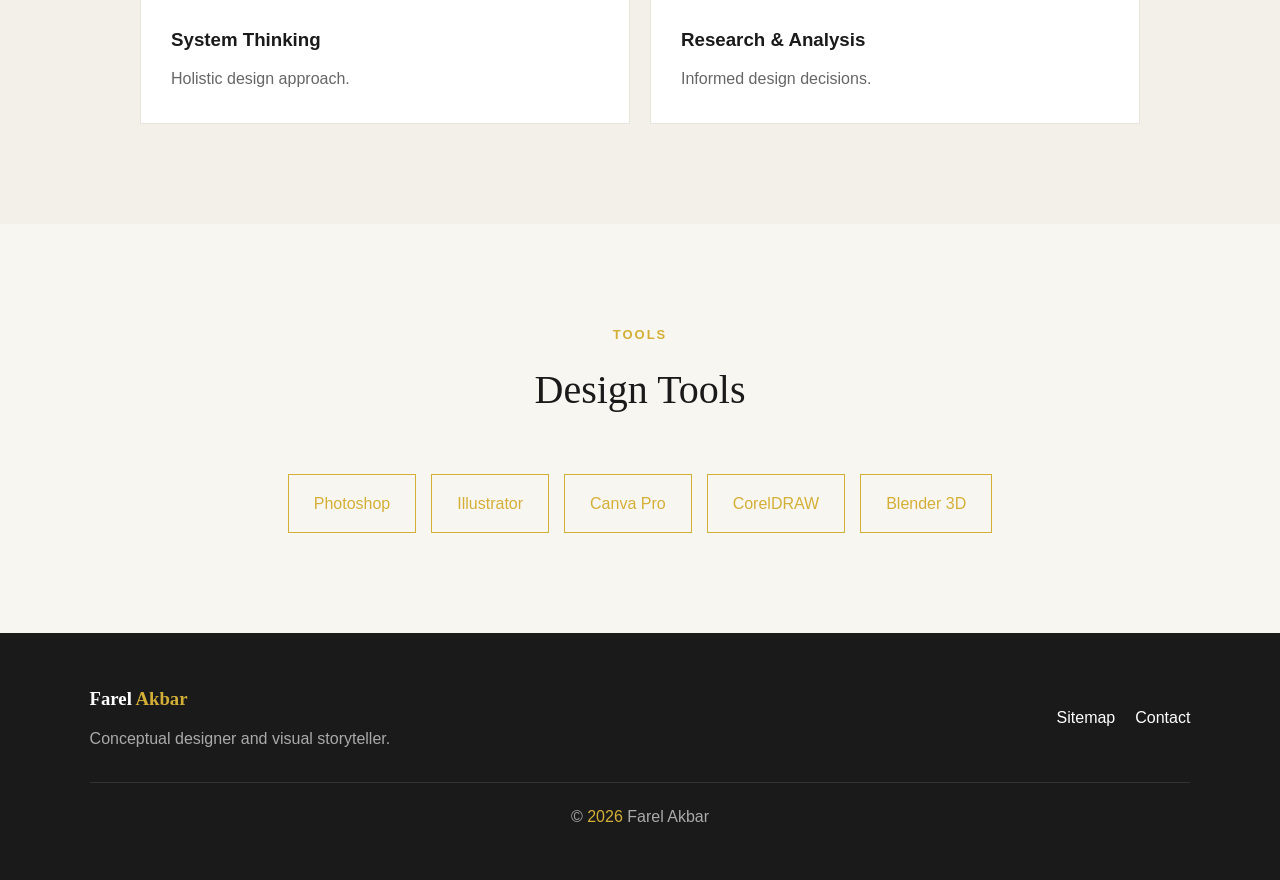
<file: pages/skills.html>
<!DOCTYPE html>
<html lang="en">

<head>

    <meta charset="UTF-8">
    <meta name="viewport" content="width=device-width, initial-scale=1.0">

    <title>Skills | Farel Akbar</title>

    <link rel="stylesheet" href="../css/style.css">

</head>

<body>

    <header>

        <nav class="navbar">

            <a href="../index.html" class="logo">
                Farel <span>Akbar</span>
            </a>

            <button id="menuButton" class="menu-button">☰</button>

            <ul id="navMenu" class="nav-menu">

                <li><a href="about.html">About</a></li>
                <li><a href="skills.html" class="active">Skills</a></li>
                <li><a href="experience.html">Experience</a></li>
                <li><a href="works.html">Selected Work</a></li>
                <li><a href="process.html">Process</a></li>
                <li><a href="contact.html" class="nav-contact">Contact</a></li>

            </ul>

        </nav>

    </header>


    <main>

        <section class="page-header">

            <p class="eyebrow">CAPABILITIES</p>

            <h1>Skills</h1>

            <p>
                A combination of technical knowledge and conceptual thinking.
            </p>

        </section>


        <section class="section">

            <div class="section-heading">

                <p class="eyebrow">TECHNICAL SKILLS</p>

                <h2>Design Capabilities</h2>

            </div>


            <div class="skills-list">

                <div class="skill">

                    <div class="skill-title">
                        <strong>Adobe Creative Suite</strong>
                        <span>70%</span>
                    </div>

                    <div class="skill-bar">
                        <div class="skill-progress" style="width: 70%;"></div>
                    </div>

                    <p>Photoshop, Illustrator and After Effects.</p>

                </div>


                <div class="skill">

                    <div class="skill-title">
                        <strong>Concept Development</strong>
                        <span>90%</span>
                    </div>

                    <div class="skill-bar">
                        <div class="skill-progress" style="width: 90%;"></div>
                    </div>

                    <p>Strategic thinking and ideation.</p>

                </div>


                <div class="skill">

                    <div class="skill-title">
                        <strong>Visual Storytelling</strong>
                        <span>90%</span>
                    </div>

                    <div class="skill-bar">
                        <div class="skill-progress" style="width: 90%;"></div>
                    </div>

                    <p>Narrative-driven design approach.</p>

                </div>


                <div class="skill">

                    <div class="skill-title">
                        <strong>Typography & Layout</strong>
                        <span>70%</span>
                    </div>

                    <div class="skill-bar">
                        <div class="skill-progress" style="width: 70%;"></div>
                    </div>

                    <p>Composition and visual hierarchy.</p>

                </div>

            </div>

        </section>


        <section class="section light-section">

            <div class="section-heading">

                <p class="eyebrow">CONCEPTUAL</p>

                <h2>Conceptual Excellence</h2>

            </div>


            <div class="card-grid">

                <article class="simple-card">
                    <h3>Strategic Vision</h3>
                    <p>Purpose-driven design thinking.</p>
                </article>

                <article class="simple-card">
                    <h3>Narrative Craft</h3>
                    <p>Compelling visual storytelling.</p>
                </article>

                <article class="simple-card">
                    <h3>System Thinking</h3>
                    <p>Holistic design approach.</p>
                </article>

                <article class="simple-card">
                    <h3>Research & Analysis</h3>
                    <p>Informed design decisions.</p>
                </article>

            </div>

        </section>


        <section class="section">

            <div class="section-heading">

                <p class="eyebrow">TOOLS</p>

                <h2>Design Tools</h2>

            </div>


            <div class="tools">

                <div class="tool">Photoshop</div>
                <div class="tool">Illustrator</div>
                <div class="tool">Canva Pro</div>
                <div class="tool">CorelDRAW</div>
                <div class="tool">Blender 3D</div>

            </div>

        </section>

    </main>


    <footer>

        <div>
            <h3>Farel <span>Akbar</span></h3>
            <p>Conceptual designer and visual storyteller.</p>
        </div>

        <div class="footer-links">
            <a href="sitemap.html">Sitemap</a>
            <a href="contact.html">Contact</a>
        </div>

        <p class="copyright">
            © <span class="current-year"></span> Farel Akbar
        </p>

    </footer>


    <script src="../js/script.js"></script>

</body>

</html>
</file>
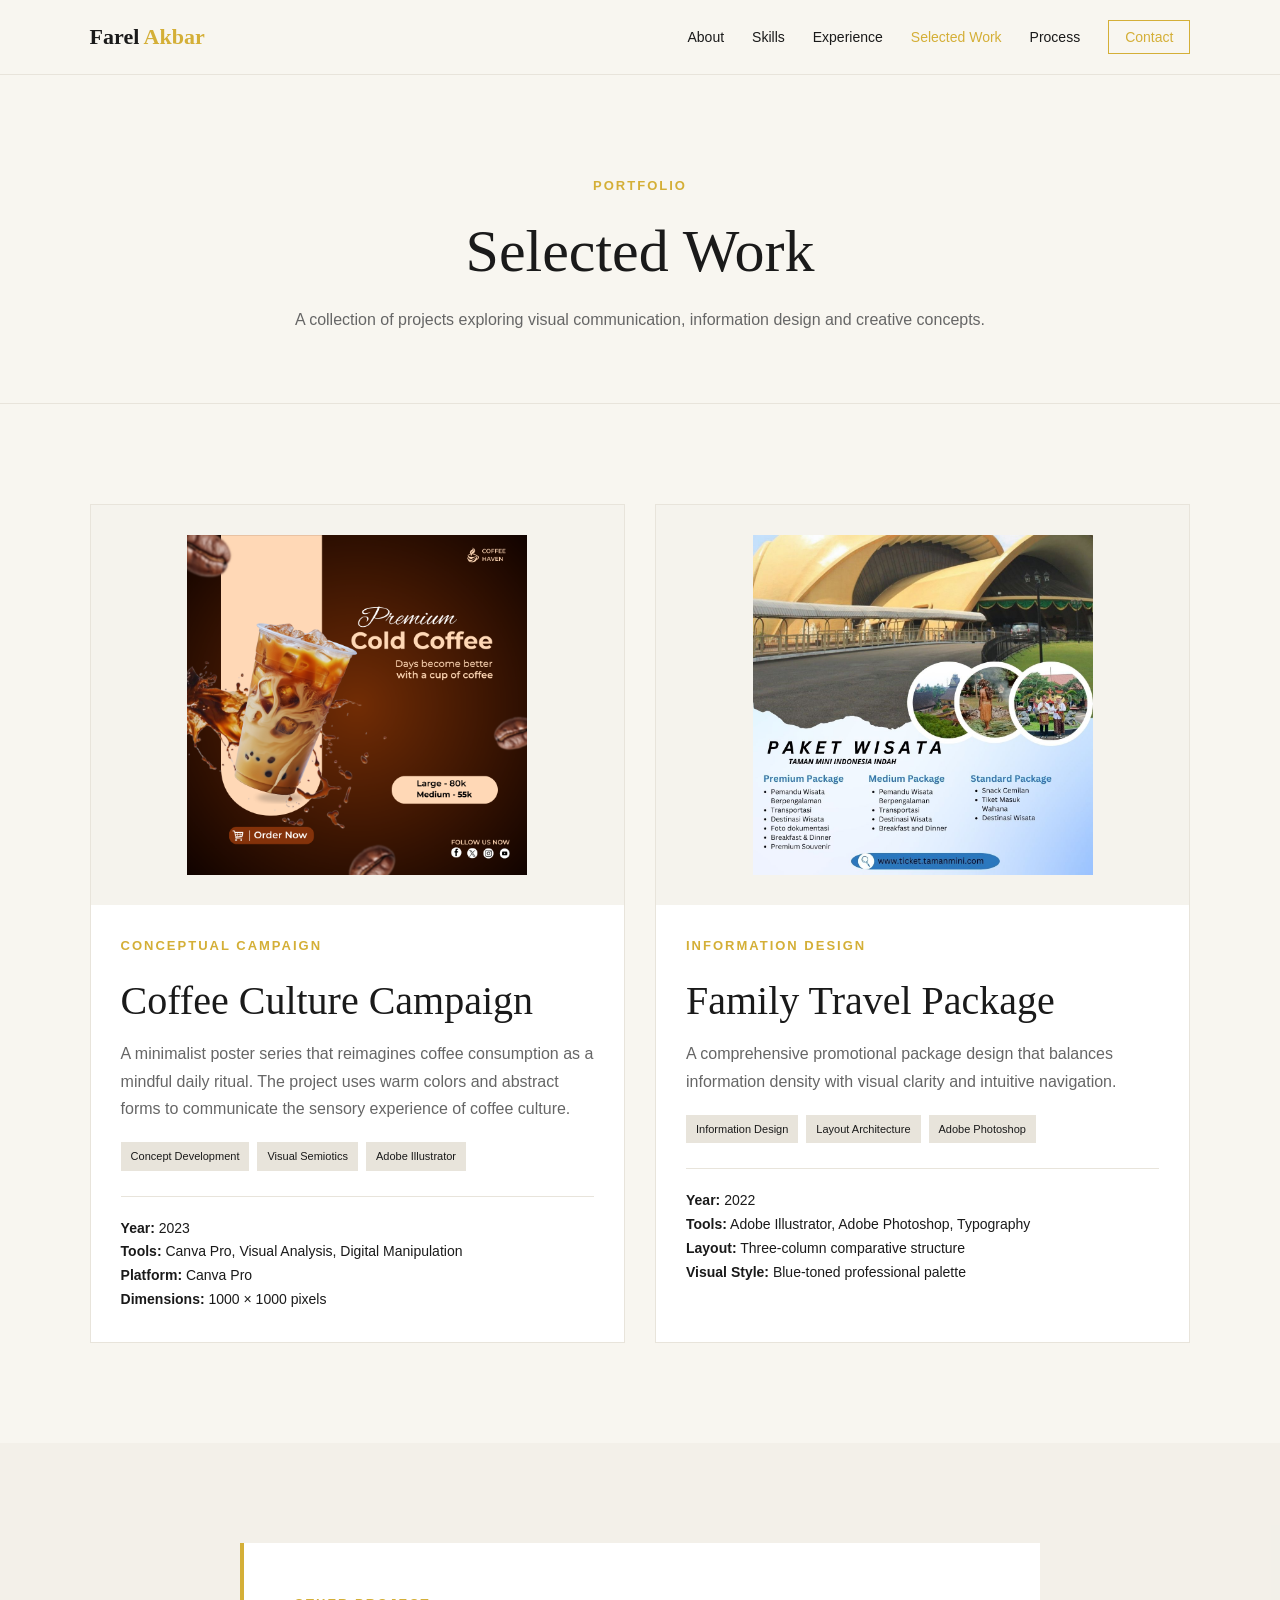
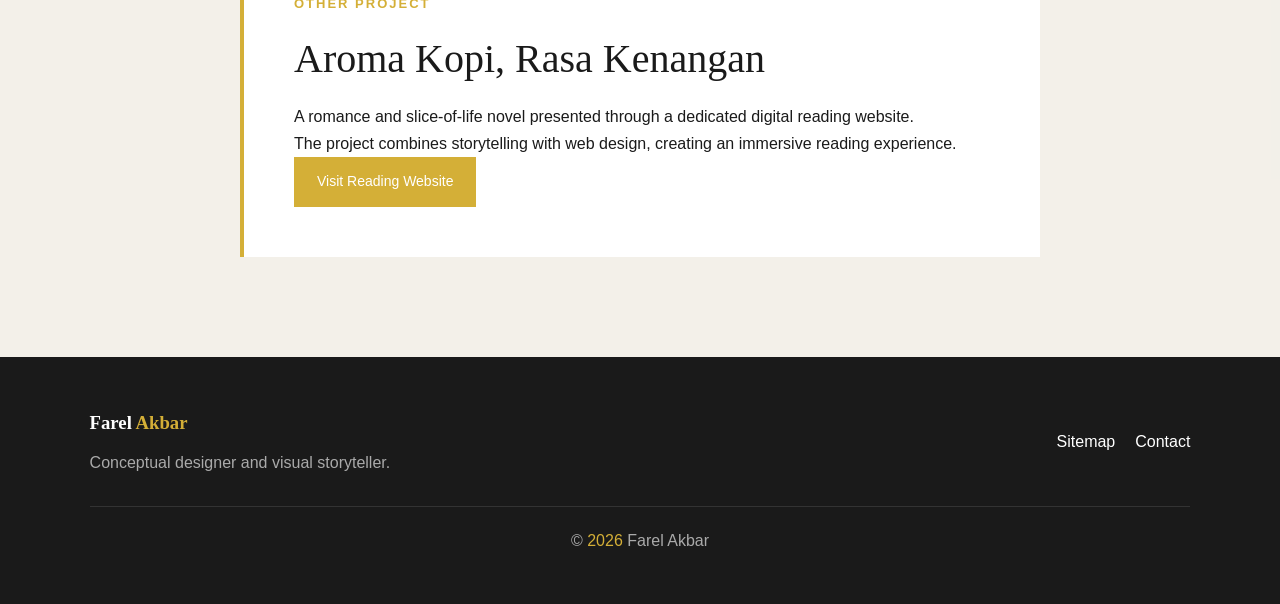
<file: pages/works.html>
<!DOCTYPE html>
<html lang="en">

<head>

    <meta charset="UTF-8">
    <meta name="viewport" content="width=device-width, initial-scale=1.0">

    <title>Selected Work | Farel Akbar</title>

    <link rel="stylesheet" href="../css/style.css">

</head>

<body>

    <header>

        <nav class="navbar">

            <a href="../index.html" class="logo">
                Farel <span>Akbar</span>
            </a>

            <button id="menuButton" class="menu-button">☰</button>

            <ul id="navMenu" class="nav-menu">

                <li><a href="about.html">About</a></li>
                <li><a href="skills.html">Skills</a></li>
                <li><a href="experience.html">Experience</a></li>
                <li><a href="works.html" class="active">Selected Work</a></li>
                <li><a href="process.html">Process</a></li>
                <li><a href="contact.html" class="nav-contact">Contact</a></li>

            </ul>

        </nav>

    </header>


    <main>

        <section class="page-header">

            <p class="eyebrow">PORTFOLIO</p>

            <h1>Selected Work</h1>

            <p>
                A collection of projects exploring visual communication,
                information design and creative concepts.
            </p>

        </section>


        <section class="section">

            <div class="project-grid">


                

                <article class="project-card">

                    <img src="../images/1_posterkopi.png"
                         alt="Coffee Culture Campaign">

                    <div class="project-content">

                        <p class="project-type">
                            CONCEPTUAL CAMPAIGN
                        </p>

                        <h2>Coffee Culture Campaign</h2>

                        <p>
                            A minimalist poster series that reimagines
                            coffee consumption as a mindful daily ritual.
                            The project uses warm colors and abstract
                            forms to communicate the sensory experience
                            of coffee culture.
                        </p>

                        <div class="tags">

                            <span>Concept Development</span>
                            <span>Visual Semiotics</span>
                            <span>Adobe Illustrator</span>

                        </div>

                        <div class="project-details">

                            <p><strong>Year:</strong> 2023</p>

                            <p>
                                <strong>Tools:</strong>
                                Canva Pro, Visual Analysis,
                                Digital Manipulation
                            </p>

                            <p>
                                <strong>Platform:</strong>
                                Canva Pro
                            </p>

                            <p>
                                <strong>Dimensions:</strong>
                                1000 × 1000 pixels
                            </p>

                        </div>

                    </div>

                </article>


                

                <article class="project-card">

                    <img src="../images/2_posterpaketwisata.png"
                         alt="Family Travel Package">

                    <div class="project-content">

                        <p class="project-type">
                            INFORMATION DESIGN
                        </p>

                        <h2>Family Travel Package</h2>

                        <p>
                            A comprehensive promotional package design
                            that balances information density with
                            visual clarity and intuitive navigation.
                        </p>

                        <div class="tags">

                            <span>Information Design</span>
                            <span>Layout Architecture</span>
                            <span>Adobe Photoshop</span>

                        </div>

                        <div class="project-details">

                            <p><strong>Year:</strong> 2022</p>

                            <p>
                                <strong>Tools:</strong>
                                Adobe Illustrator, Adobe Photoshop,
                                Typography
                            </p>

                            <p>
                                <strong>Layout:</strong>
                                Three-column comparative structure
                            </p>

                            <p>
                                <strong>Visual Style:</strong>
                                Blue-toned professional palette
                            </p>

                        </div>

                    </div>

                </article>

            </div>

        </section>


       

        <section class="section light-section">

            <div class="novel-box">

                <div>

                    <p class="eyebrow">OTHER PROJECT</p>

                    <h2>Aroma Kopi, Rasa Kenangan</h2>

                    <p>
                        A romance and slice-of-life novel presented through
                        a dedicated digital reading website.
                    </p>

                    <p>
                        The project combines storytelling with web design,
                        creating an immersive reading experience.
                    </p>

                    <a href="https://mycoffeehaven.github.io/"
                       target="_blank"
                       class="button primary-button">

                        Visit Reading Website

                    </a>

                </div>

            </div>

        </section>

    </main>


    <footer>

        <div>
            <h3>Farel <span>Akbar</span></h3>
            <p>Conceptual designer and visual storyteller.</p>
        </div>

        <div class="footer-links">
            <a href="sitemap.html">Sitemap</a>
            <a href="contact.html">Contact</a>
        </div>

        <p class="copyright">
            © <span class="current-year"></span> Farel Akbar
        </p>

    </footer>


    <script src="../js/script.js"></script>

</body>

</html>
</file>
<file: css/style.css>
* { margin: 0; padding: 0; box-sizing: border-box; }
:root { --gold: #d4af37; --dark-gold: #b8860b; --dark: #1a1a1a; --light: #f8f6f0; --gray: #e8e4db; --text-gray: #666; --white: #fff; }
html { scroll-behavior: smooth; }
body { font-family: Arial, Helvetica, sans-serif; background: var(--light); color: var(--dark); line-height: 1.7; }
a { color: inherit; text-decoration: none; }
img { display: block; max-width: 100%; }
ul { list-style: none; }

.navbar {
    min-height: 75px; padding: 15px 7%; display: flex; align-items: center;
    justify-content: space-between; position: sticky; top: 0; z-index: 100;
    background: var(--light); border-bottom: 1px solid var(--gray);
}
.logo { font: bold 22px Georgia, serif; }
.logo span, footer span { color: var(--gold); }
.nav-menu { display: flex; align-items: center; gap: 28px; }
.nav-menu a { font-size: 14px; transition: .3s; }
.nav-menu a:hover, .nav-menu a.active { color: var(--gold); }
.nav-contact { padding: 8px 16px; border: 1px solid var(--gold); color: var(--gold); }
.menu-button { display: none; border: 0; background: none; font-size: 25px; cursor: pointer; }

.section { padding: 100px 7%; }
.light-section { background: rgba(232, 228, 219, .35); }
.section-heading { max-width: 750px; margin: 0 auto 60px; text-align: center; }
.section-heading h2, .section h2 { margin-bottom: 20px; font: 40px Georgia, serif; line-height: 1.2; }
.section-heading p:last-child, .project-content > p:not(.project-type), .experience p, .simple-card p, .process-card p { color: var(--text-gray); }
.eyebrow, .project-type { color: var(--gold); font-size: 13px; font-weight: bold; letter-spacing: 2px; margin-bottom: 20px; }

.hero { min-height: 90vh; padding: 100px 7%; display: flex; align-items: center; }
.hero-content { max-width: 1000px; }
.hero h1 { max-width: 900px; margin-bottom: 30px; font: normal clamp(45px, 7vw, 80px)/1.1 Georgia, serif; }
.hero h1 span { color: var(--gold); }
.hero-description { max-width: 650px; margin-bottom: 35px; color: #555; font-size: 18px; }

.button-group { display: flex; flex-wrap: wrap; gap: 15px; margin-bottom: 70px; }
.button { display: inline-block; padding: 12px 22px; border: 1px solid var(--gold); font-size: 14px; cursor: pointer; transition: .3s; }
.primary-button { background: var(--gold); color: white; }
.primary-button:hover { background: var(--dark-gold); }
.secondary-button { border-color: var(--gray); }
.secondary-button:hover { color: var(--gold); border-color: var(--gold); }

.stats { display: grid; grid-template-columns: repeat(4, 1fr); gap: 30px; }
.stats div { text-align: center; }
.stats strong { color: var(--gold); font: 35px Georgia, serif; }
.stats p { color: #777; font-size: 11px; letter-spacing: 1px; }

.intro-grid, .about-grid, .experience, .contact-grid {
    max-width: 1100px; margin: auto; display: grid; grid-template-columns: 1fr 1fr; gap: 60px; align-items: center;
}
.profile-image { padding: 15px; border: 1px solid rgba(212, 175, 55, .4); }
.profile-image img { width: 100%; }
.text-link { display: inline-block; margin-top: 20px; color: var(--gold); font-weight: bold; }
.feature-box, .opportunities { margin-top: 30px; padding: 20px; border-left: 3px solid var(--gold); background: rgba(212, 175, 55, .05); }

.page-header { padding: 100px 7% 70px; text-align: center; border-bottom: 1px solid var(--gray); }
.page-header h1 { margin-bottom: 20px; font: normal 60px Georgia, serif; }
.page-header > p:last-child { color: var(--text-gray); }

.timeline { max-width: 900px; margin: auto; }
.timeline-item { display: grid; grid-template-columns: 70px 1fr; gap: 30px; padding: 30px 0; border-bottom: 1px solid var(--gray); }
.timeline-number { color: var(--gold); font: 28px Georgia, serif; }
.timeline-item h3 { margin-bottom: 5px; font: 23px Georgia, serif; }
.date { margin-bottom: 15px; color: var(--gold); font-size: 13px; }

.skills-list { max-width: 900px; margin: auto; }
.skill { margin-bottom: 35px; }
.skill-title { display: flex; justify-content: space-between; margin-bottom: 10px; }
.skill-title span { color: var(--gold); }
.skill-bar { height: 7px; overflow: hidden; background: var(--gray); }
.skill-progress { height: 100%; background: var(--gold); }
.skill > p { margin-top: 8px; color: #777; font-size: 13px; }

.card-grid { max-width: 1000px; margin: auto; display: grid; grid-template-columns: repeat(2, 1fr); gap: 20px; }
.simple-card, .process-card { padding: 30px; background: white; border: 1px solid var(--gray); transition: .3s; }
.simple-card:hover, .process-card:hover, .project-card:hover { transform: translateY(-5px); border-color: var(--gold); }
.simple-card h3 { margin-bottom: 10px; }

.tools { max-width: 900px; margin: auto; display: flex; flex-wrap: wrap; justify-content: center; gap: 15px; }
.tool { padding: 15px 25px; color: var(--gold); border: 1px solid var(--gold); }

.gallery { display: grid; grid-template-columns: repeat(2, 1fr); gap: 10px; }
.gallery img { width: 100%; height: 220px; object-fit: cover; background: var(--gray); }
.gallery img:first-child { grid-column: span 2; height: 300px; }
.experience h2 { margin-bottom: 5px; }
.experience h3 { margin-bottom: 20px; color: var(--gold); }
.check-list { padding-left: 20px; margin-top: 15px; list-style: disc; }
.check-list li { margin-bottom: 10px; }

.project-grid { max-width: 1150px; margin: auto; display: grid; grid-template-columns: repeat(2, 1fr); gap: 30px; }
.project-card { overflow: hidden; background: white; border: 1px solid var(--gray); transition: .3s; }
.project-card > img { width: 100%; height: 400px; padding: 30px; object-fit: contain; background: #f5f3ed; }
.project-content { padding: 30px; }
.project-content h2, .project-content h3 { margin-bottom: 15px; font-family: Georgia, serif; }
.tags { display: flex; flex-wrap: wrap; gap: 8px; margin-top: 20px; }
.tags span { padding: 5px 10px; background: var(--gray); font-size: 11px; }
.project-details { margin-top: 25px; padding-top: 20px; border-top: 1px solid var(--gray); font-size: 14px; }
.novel-box { max-width: 800px; margin: auto; padding: 50px; background: white; border-left: 4px solid var(--gold); }

.process-grid { max-width: 1100px; margin: auto; display: grid; grid-template-columns: repeat(4, 1fr); gap: 20px; }
.process-card { text-align: center; }
.process-card span { color: var(--gold); font: 35px Georgia, serif; }
.process-card h2 { margin-top: 15px; font-size: 25px !important; }
.quote-box { max-width: 800px; margin: auto; text-align: center; }
.quote-box blockquote { margin: 30px 0; font: italic 25px Georgia, serif; }

.contact-list { margin-top: 30px; }
.contact-list a { display: block; padding: 20px 0; border-bottom: 1px solid var(--gray); }
.contact-list strong, .contact-list span { display: block; }
.contact-list span { color: var(--gold); }
.form-box { padding: 35px; background: white; border: 1px solid var(--gray); }
.form-box h2 { font-size: 30px !important; }
form label { display: block; margin: 20px 0 7px; font-weight: bold; }
form input, form select, form textarea { width: 100%; padding: 12px; border: 1px solid var(--gray); background: white; font: 15px Arial, sans-serif; }
form input:focus, form select:focus, form textarea:focus { outline: none; border-color: var(--gold); }
form button { margin-top: 25px; }
.form-message { margin-top: 15px; color: var(--gold); }

.sitemap { max-width: 800px; margin: auto; }
.sitemap a { display: block; padding: 20px; margin-bottom: 10px; background: white; border: 1px solid var(--gray); transition: .3s; }
.sitemap a:hover { transform: translateX(5px); border-color: var(--gold); }
.sitemap strong, .sitemap span { display: block; }
.sitemap span { color: #777; font-size: 14px; }

footer { display: flex; flex-wrap: wrap; align-items: center; justify-content: space-between; gap: 30px; padding: 50px 7%; background: var(--dark); color: white; }
footer h3 { margin-bottom: 10px; font-family: Georgia, serif; }
footer p { color: #aaa; }
.footer-links { display: flex; gap: 20px; }
.footer-links a:hover { color: var(--gold); }
.copyright { width: 100%; padding-top: 20px; text-align: center; border-top: 1px solid #333; font-size: 16px; }

@media (max-width: 800px) {
    .menu-button { display: block; }
    .nav-menu { display: none; position: absolute; top: 75px; left: 0; width: 100%; flex-direction: column; align-items: stretch; gap: 0; background: var(--light); border-bottom: 1px solid var(--gray); }
    .nav-menu.show { display: flex; }
    .nav-menu li { border-bottom: 1px solid var(--gray); }
    .nav-menu a { display: block; padding: 15px 7%; }
    .nav-contact { border: 0; }
    .stats { grid-template-columns: repeat(2, 1fr); }
    .intro-grid, .about-grid, .experience, .contact-grid { grid-template-columns: 1fr; }
    .project-grid { grid-template-columns: 1fr; }
    .process-grid { grid-template-columns: repeat(2, 1fr); }
    .page-header h1 { font-size: 45px; }
    .section { padding: 70px 7%; }
}

@media (max-width: 500px) {
    .hero { padding: 70px 7%; }
    .hero h1 { font-size: 42px; }
    .card-grid, .process-grid { grid-template-columns: 1fr; }
    .gallery { grid-template-columns: 1fr; }
    .gallery img:first-child { grid-column: auto; }
    .novel-box { padding: 30px; }
    footer { justify-content: center; text-align: center; }
}
</file>
